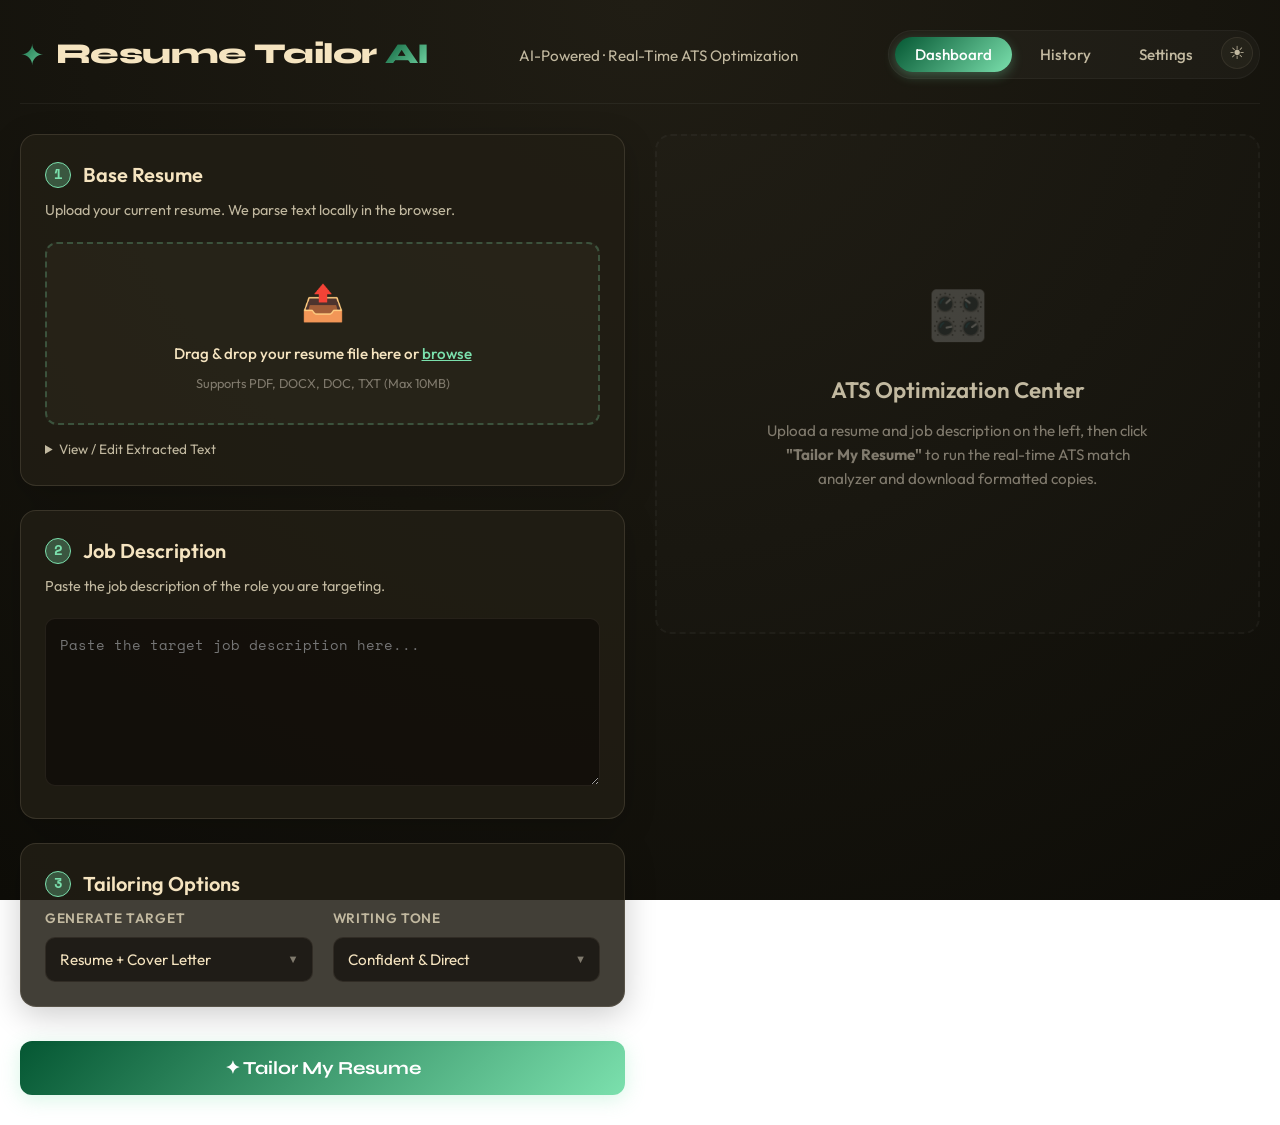
<file: webapp/index.html>
<!DOCTYPE html>
<html lang="en">
<head>
  <meta charset="UTF-8" />
  <meta name="viewport" content="width=device-width, initial-scale=1.0"/>
  <title>Resume Tailor AI — Premium ATS Optimization Dashboard</title>
  <link href="https://fonts.googleapis.com/css2?family=Space+Mono:wght@400;700&family=Syne:wght@400;500;700;800&family=Outfit:wght@300;400;500;600;700&display=swap" rel="stylesheet"/>
  <link rel="stylesheet" href="style.css"/>
  
  <!-- Local Offline Libraries for MV3 Compliance & Client-Side File I/O -->
  <script src="lib/jspdf.umd.min.js"></script>
  <script src="lib/pdf.min.js"></script>
  <script src="lib/pdf.worker.min.js"></script>
  <script src="lib/mammoth.browser.min.js"></script>
  <script src="lib/docx.js"></script>
</head>
<body>
  <div class="app-wrapper">
    <header class="app-header">
      <div class="logo-area">
        <span class="logo-icon">✦</span>
        <h1>Resume Tailor <span class="gradient-text">AI</span></h1>
      </div>
      <p class="subtitle">AI-Powered · Real-Time ATS Optimization</p>
      
      <div class="header-actions">
        <button class="nav-tab active" data-tab="dashboard">Dashboard</button>
        <button class="nav-tab" data-tab="history">History</button>
        <button class="nav-tab" data-tab="settings">Settings</button>
        <button id="theme-toggle-btn" class="theme-toggle-btn" title="Toggle Light/Dark Theme" aria-label="Toggle Light/Dark Theme">☀</button>
      </div>
    </header>

    <main class="main-content">
      <!-- DASHBOARD TAB (SPLIT PANE) -->
      <div id="tab-dashboard" class="tab-pane active">
        <div class="dashboard-grid">
          
          <!-- LEFT PANEL: INPUTS & SETTINGS -->
          <div class="panel-left">
            <!-- STEP 1: RESUME UPLOAD -->
            <div class="card glass-card">
              <div class="card-header">
                <span class="step-num">1</span>
                <h2>Base Resume</h2>
              </div>
              <p class="card-desc">Upload your current resume. We parse text locally in the browser.</p>
              
              <!-- Drag and Drop Zone -->
              <div id="dropzone" class="dropzone">
                <div class="dropzone-content">
                  <span class="upload-icon">📤</span>
                  <p class="dropzone-main-text">Drag & drop your resume file here or <span class="browse-link">browse</span></p>
                  <p class="dropzone-sub-text">Supports PDF, DOCX, DOC, TXT (Max 10MB)</p>
                </div>
                <input type="file" id="file-input" accept=".pdf,.docx,.doc,.txt" class="hidden-file-input" title="Upload Resume File" aria-label="Upload Resume File" />
              </div>
              
              <div id="file-status" class="file-status-bar hidden">
                <span class="file-icon-type">📄</span>
                <span id="file-status-name" class="file-name">resume.pdf</span>
                <span id="file-status-size" class="file-size">(245 KB)</span>
                <button id="file-remove-btn" class="file-remove-btn" title="Remove File">✕</button>
              </div>

              <!-- Collapsible Raw Text View/Edit -->
              <details class="raw-resume-details">
                <summary>View / Edit Extracted Text</summary>
                <textarea id="base-resume-text" placeholder="Your resume text will appear here after parsing, or you can paste it manually..." rows="6"></textarea>
              </details>
            </div>

            <!-- STEP 2: JOB DESCRIPTION -->
            <div class="card glass-card">
              <div class="card-header">
                <span class="step-num">2</span>
                <h2>Job Description</h2>
              </div>
              <p class="card-desc">Paste the job description of the role you are targeting.</p>
              
              <div class="form-group">
                <textarea id="jd-input" placeholder="Paste the target job description here..." rows="6"></textarea>
              </div>
            </div>

            <!-- STEP 3: CUSTOMIZATION -->
            <div class="card glass-card">
              <div class="card-header">
                <span class="step-num">3</span>
                <h2>Tailoring Options</h2>
              </div>
              
              <div class="options-grid">
                <div class="form-group">
                  <label for="output-type-select">Generate Target</label>
                  <div class="custom-select-wrapper">
                    <select id="output-type-select" title="Generate Target">
                      <option value="both">Resume + Cover Letter</option>
                      <option value="resume">Resume Only</option>
                      <option value="cover">Cover Letter Only</option>
                      <option value="bullets">ATS Bullet Points</option>
                    </select>
                  </div>
                </div>

                <div class="form-group">
                  <label for="tone-select">Writing Tone</label>
                  <div class="custom-select-wrapper">
                    <select id="tone-select" title="Writing Tone">
                      <option value="confident">Confident & Direct</option>
                      <option value="enthusiastic">Enthusiastic & Passionate</option>
                      <option value="formal">Formal & Professional</option>
                      <option value="concise">Concise & Minimal</option>
                    </select>
                  </div>
                </div>
              </div>
            </div>

            <!-- ACTION BUTTON -->
            <button id="tailor-btn" class="glow-cta-btn">✦ Tailor My Resume</button>

            <div id="loading" class="loading-state hidden">
              <div class="spinner"></div>
              <div class="loading-text-container">
                <span class="loading-main">AI Tailoring & Optimizing...</span>
                <span class="loading-sub">Integrating keywords & mapping skills</span>
              </div>
            </div>
            
            <div id="no-resume-warning" class="status-warning hidden">
              ⚠️ Please load or paste a base resume first.
            </div>
          </div>

          <!-- RIGHT PANEL: ATS AUDIT & GENERATED FILES -->
          <div class="panel-right">
            <!-- PLACEHOLDER STATE -->
            <div id="results-placeholder" class="results-placeholder-state">
              <div class="placeholder-icon">🎛️</div>
              <h3>ATS Optimization Center</h3>
              <p>Upload a resume and job description on the left, then click <strong>"Tailor My Resume"</strong> to run the real-time ATS match analyzer and download formatted copies.</p>
            </div>

            <!-- ACTIVE RESULTS STATE -->
            <div id="results-container" class="results-active-container hidden">
              
              <!-- ATS SCORE CARD -->
              <div class="card glass-card ats-scorecard">
                <div class="scorecard-grid">
                  <div class="score-radial-container">
                    <div class="score-circle-wrapper">
                      <svg class="score-svg" viewBox="0 0 100 100">
                        <circle class="score-circle-bg" cx="50" cy="50" r="40"></circle>
                        <circle class="score-circle-progress" id="score-ring" cx="50" cy="50" r="40" stroke-dasharray="251.2" stroke-dashoffset="251.2"></circle>
                      </svg>
                      <div class="score-number-display">
                        <span id="score-val" class="score-num">0</span>
                        <span class="score-max">/10</span>
                      </div>
                    </div>
                    <span class="score-label">ATS Compatibility Score</span>
                  </div>

                  <div class="ats-status-details">
                    <h3>ATS Audit Status</h3>
                    <div class="badge-row">
                      <span id="ats-badge" class="ats-status-badge">PASS</span>
                      <span id="match-label" class="match-level-badge">Strong Match</span>
                    </div>
                    <p class="ats-summary-text">Based on keyword overlap, role relevancy, and syntax checks.</p>
                  </div>
                </div>
              </div>

              <!-- KEYWORD DENSITY AUDIT -->
              <div class="card glass-card">
                <div class="card-header">
                  <h2>Keyword Density Analyzer</h2>
                </div>
                <p class="card-desc">We analyzed key terms from the job description. Make sure critical missing keywords are verified.</p>
                
                <div class="keyword-cloud-section">
                  <div class="keyword-legend">
                    <span class="legend-item"><span class="bullet matched"></span> Matched in Resume</span>
                    <span class="legend-item"><span class="bullet missing"></span> Missing / Recommendations</span>
                  </div>
                  <div id="keyword-cloud" class="keyword-cloud">
                    <!-- Loaded dynamically -->
                  </div>
                </div>
              </div>

              <!-- OUTPUT DISPLAY TABS -->
              <div class="card glass-card output-tabs-card">
                <div class="results-tab-navigation">
                  <button class="result-tab-btn active" data-rtab="output">Tailored Document</button>
                  <button class="result-tab-btn" data-rtab="gaps">Gaps & Insights</button>
                </div>

                <!-- OUTPUT CONTENT TAB -->
                <div id="rtab-output" class="result-tab-pane active">
                  <div class="action-toolbar">
                    <button id="copy-btn" class="toolbar-btn" title="Copy text to clipboard">⎘ Copy Text</button>
                    <button id="pdf-btn" class="toolbar-btn highlight-btn" title="Download formatted PDF document">↓ PDF Document</button>
                    <button id="docx-btn" class="toolbar-btn highlight-btn" title="Download editable Word document">↓ Word (.docx)</button>
                    <button id="save-btn" class="toolbar-btn" title="Save this tailored result to history">★ Save</button>
                  </div>
                  <div id="output-text" class="result-display-box" contenteditable="true" title="Click to edit before exporting"></div>
                  <small class="editor-note">💡 The document above is editable. You can make final adjustments here before downloading.</small>
                </div>

                <!-- GAPS & INSIGHTS TAB -->
                <div id="rtab-gaps" class="result-tab-pane">
                  <div id="gaps-text" class="result-display-box plain-display"></div>
                </div>
              </div>

            </div>
          </div>

        </div>
      </div>

      <!-- HISTORY TAB -->
      <div id="tab-history" class="tab-pane">
        <div class="card glass-card">
          <div class="card-header space-between">
            <h2>Application History</h2>
            <button id="clear-history-btn" class="clear-history-btn">Clear All Records</button>
          </div>
          <p class="card-desc">Review your past resume adaptations and scores.</p>
          <div id="history-list" class="history-list-container">
            <!-- Populated dynamically -->
          </div>
        </div>
      </div>

      <!-- SETTINGS TAB -->
      <div id="tab-settings" class="tab-pane">
        <div class="card glass-card">
          <div class="card-header">
            <h2>User Preferences & Settings</h2>
          </div>
          
          <div class="settings-form">
            <div class="form-group">
              <label for="gemini-api-key">Google Gemini API Key</label>
              <input type="password" id="gemini-api-key" placeholder="Enter your Google Gemini API Key..." class="form-control-input" />
              <p class="field-hint">Your API key is stored safely inside your local browser storage. You can get a free key from <a href="https://aistudio.google.com/" target="_blank" rel="noopener">Google AI Studio</a>.</p>
            </div>
            
            <div class="form-group">
              <label for="template-layout">Template Layout Style</label>
              <select id="template-layout" class="form-control-input">
                <option value="modern">Modern Minimalist (Single-Column, clean headings)</option>
                <option value="classic">Classic Professional (Serif-based, centered header, traditional lines)</option>
                <option value="split">Creative 2-Column Split (Left sidebar with skills, Right main area)</option>
              </select>
              <p class="field-hint">Select the visual layout structure for exported documents.</p>
            </div>

            <div class="form-group">
              <label for="template-font">Typography Font Family</label>
              <select id="template-font" class="form-control-input">
                <option value="sans">Sans-Serif (Helvetica/Arial - Clean & Modern)</option>
                <option value="serif">Serif (Times/Georgia - Traditional & Elegant)</option>
                <option value="monospace">Monospace (Courier - Tech & Engineering)</option>
              </select>
              <p class="field-hint">Specify the font typeface family for the generated resume.</p>
            </div>

            <div class="form-group">
              <label>Template Accent Color</label>
              <div class="color-palette-picker">
                <button type="button" class="color-badge active" data-color="#8879fc" title="Royal Purple"></button>
                <button type="button" class="color-badge" data-color="#0ea5e9" title="Sky Blue"></button>
                <button type="button" class="color-badge" data-color="#10b981" title="Emerald Green"></button>
                <button type="button" class="color-badge" data-color="#f43f5e" title="Rose Pink"></button>
                <button type="button" class="color-badge" data-color="#334155" title="Slate Gray"></button>
                <div class="custom-color-input-wrapper">
                  <input type="color" id="template-color-picker" value="#8879fc" title="Custom color picker" aria-label="Custom Color Picker" />
                  <span class="custom-color-label">Custom</span>
                </div>
              </div>
              <input type="hidden" id="template-color" value="#8879fc" />
            </div>
            
            <div class="settings-action-row">
              <button id="save-settings-btn" class="primary-save-btn">Save Settings</button>
              <button id="test-connection-btn" class="toolbar-btn">Test Connection</button>
            </div>
            <div id="settings-saved" class="status-success hidden">✓ Configuration saved successfully!</div>
            <div id="test-status" class="test-status-msg hidden"></div>
          </div>
        </div>
      </div>
    </main>
  </div>

  <script src="app.js"></script>
</body>
</html>
</file>
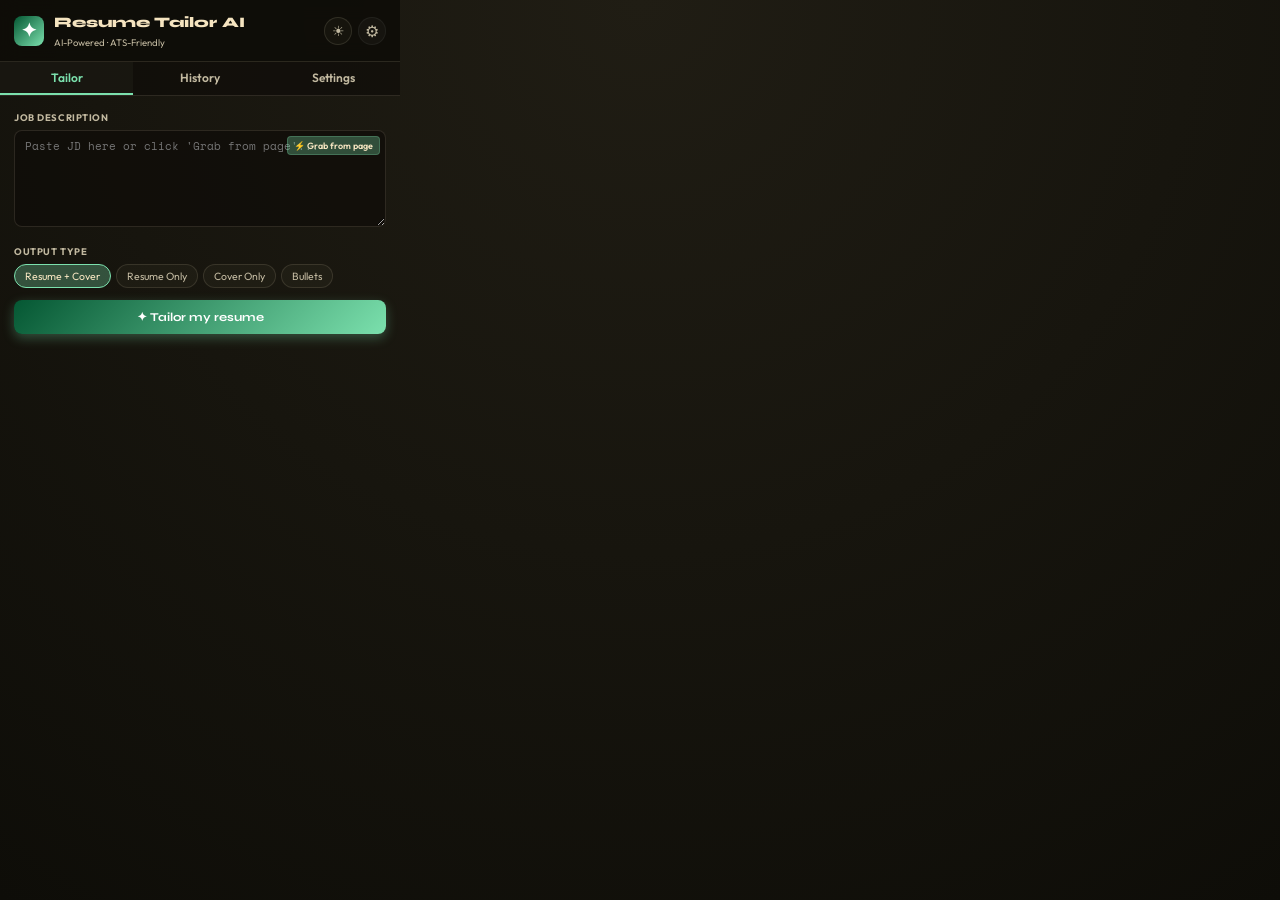
<file: popup/popup.html>
<!DOCTYPE html>
<html lang="en">
<head>
  <meta charset="UTF-8" />
  <meta name="viewport" content="width=device-width, initial-scale=1.0"/>
  <title>Resume Tailor AI</title>
  <link href="https://fonts.googleapis.com/css2?family=Space+Mono:wght@400;700&family=Syne:wght@400;500;700;800&family=Outfit:wght@300;400;500;600;700&display=swap" rel="stylesheet"/>
  <link rel="stylesheet" href="popup.css"/>
  
  <!-- Local Scripts for MV3 Compliance & Client-side PDF/DOCX Parsing/Generating -->
  <script src="lib/jspdf.umd.min.js"></script>
  <script src="lib/pdf.min.js"></script>
  <script src="lib/pdf.worker.min.js"></script>
  <script src="lib/mammoth.browser.min.js"></script>
  <script src="lib/docx.js"></script>
</head>
<body>
  <div class="header">
    <div class="logo">✦</div>
    <div>
      <h1>Resume Tailor AI</h1>
      <p class="sub">AI-Powered · ATS-Friendly</p>
    </div>
    <div class="header-actions">
      <button id="theme-toggle-btn" class="theme-toggle-btn" title="Toggle Light/Dark Theme" aria-label="Toggle Light/Dark Theme">☀</button>
      <a href="#" id="open-webapp" class="settings-btn" title="Open full dashboard web app">⚙</a>
    </div>
  </div>

  <div class="tabs">
    <button class="tab active" data-tab="tailor">Tailor</button>
    <button class="tab" data-tab="history">History</button>
    <button class="tab" data-tab="settings">Settings</button>
  </div>

  <!-- TAILOR TAB -->
  <div id="tab-tailor" class="tab-content active">
    <div class="section-label">Job Description</div>
    <div class="jd-row">
      <textarea id="jd-input" placeholder="Paste JD here or click 'Grab from page'..." rows="5"></textarea>
      <button id="grab-btn" class="grab-btn" title="Auto-grab JD from current page">⚡ Grab from page</button>
    </div>

    <div class="section-label">Output Type</div>
    <div class="chip-row" id="output-chips">
      <button class="chip active" data-val="both">Resume + Cover</button>
      <button class="chip" data-val="resume">Resume Only</button>
      <button class="chip" data-val="cover">Cover Only</button>
      <button class="chip" data-val="bullets">Bullets</button>
    </div>

    <button id="tailor-btn" class="primary-btn">✦ Tailor my resume</button>

    <div id="loading" class="loading hidden">
      <div class="dots"><span></span><span></span><span></span></div>
      <span>Tailoring & optimizing...</span>
    </div>

    <!-- RESULTS SECTION -->
    <div id="result-section" class="hidden">
      <div class="score-row">
        <div id="score-badge" class="score-badge"></div>
        <div id="ats-badge" class="ats-badge"></div>
      </div>
      
      <!-- Keyword Match density cloud in extension -->
      <div class="extension-kw-section">
        <div class="section-label">ATS Keywords</div>
        <div id="extension-kw-cloud" class="extension-kw-cloud"></div>
      </div>
      
      <div class="result-tabs">
        <button class="rtab active" data-rtab="output">Output</button>
        <button class="rtab" data-rtab="gaps">Gaps</button>
      </div>
      <div id="rtab-output" class="rtab-content active">
        <div id="output-text" class="output-box" contenteditable="true" title="Click to edit before downloading"></div>
        <div class="action-row">
          <button id="copy-btn" class="action-btn">⎘ Copy</button>
          <button id="pdf-btn" class="action-btn">↓ PDF</button>
          <button id="docx-btn" class="action-btn">↓ Word (.docx)</button>
          <button id="save-btn" class="action-btn">★ Save</button>
        </div>
      </div>
      <div id="rtab-gaps" class="rtab-content hidden">
        <div id="gaps-text" class="output-box"></div>
      </div>
    </div>

    <div id="no-resume-warning" class="warning hidden">
      ⚠ No resume saved. Go to <strong>Settings</strong> to upload or paste your resume.
    </div>
  </div>

  <!-- HISTORY TAB -->
  <div id="tab-history" class="tab-content hidden">
    <div class="section-label">Past Applications</div>
    <div id="history-list" class="history-list"></div>
    <button id="clear-history-btn" class="danger-btn">Clear All History</button>
  </div>

  <!-- SETTINGS TAB -->
  <div id="tab-settings" class="tab-content hidden">
    <label for="file-input" class="section-label">Your Base Resume</label>
    
    <div class="upload-row">
      <input type="file" id="file-input" accept=".pdf,.docx,.doc,.txt" class="hidden-file-input" title="Upload Resume File" aria-label="Upload Resume File" />
      <button id="file-upload-btn" class="upload-file-btn">📤 Upload Resume</button>
      <span id="file-status-text" class="file-status-text">No file loaded</span>
    </div>
    
    <textarea id="base-resume" placeholder="Or paste your resume text here..." rows="6" class="mt-small" title="Your Base Resume"></textarea>

    <label for="gemini-api-key" class="section-label mt-large">Google Gemini API Key</label>
    <input type="password" id="gemini-api-key" placeholder="Enter Gemini API key..." class="text-input"/>
    <p class="hint">Get a free key from https://aistudio.google.com/</p>

    <label for="tone-select" class="section-label mt-med">Tone Preference</label>
    <select id="tone-select" class="select-input" title="Tone Preference">
      <option value="confident">Confident & direct</option>
      <option value="enthusiastic">Enthusiastic & energetic</option>
      <option value="formal">Formal & professional</option>
      <option value="concise">Concise & minimal</option>
    </select>

    <label for="template-layout" class="section-label mt-med">Template Layout Style</label>
    <select id="template-layout" class="select-input" title="Template Layout Style">
      <option value="modern">Modern Minimalist</option>
      <option value="classic">Classic Professional</option>
      <option value="split">Creative 2-Column Split</option>
    </select>

    <label for="template-font" class="section-label mt-med">Typography Font</label>
    <select id="template-font" class="select-input" title="Typography Font">
      <option value="sans">Sans-Serif (Helvetica)</option>
      <option value="serif">Serif (Times/Georgia)</option>
      <option value="monospace">Monospace (Courier)</option>
    </select>

    <label class="section-label mt-med">Template Accent Color</label>
    <div class="color-palette-picker">
      <button type="button" class="color-badge active" data-color="#8879fc" title="Purple"></button>
      <button type="button" class="color-badge" data-color="#0ea5e9" title="Blue"></button>
      <button type="button" class="color-badge" data-color="#10b981" title="Green"></button>
      <button type="button" class="color-badge" data-color="#f43f5e" title="Pink"></button>
      <button type="button" class="color-badge" data-color="#334155" title="Slate"></button>
      <div class="custom-color-input-wrapper">
        <input type="color" id="template-color-picker" value="#8879fc" title="Custom color picker" aria-label="Custom Color Picker" />
      </div>
      <input type="hidden" id="template-color" value="#8879fc" />
    </div>

    <div class="settings-actions">
      <button id="save-settings-btn" class="primary-btn mt-large">Save Settings</button>
      <button id="test-connection-btn" class="secondary-btn mt-large">Test Connection</button>
    </div>
    <div id="settings-saved" class="success-msg hidden">✓ Settings saved!</div>
    <div id="test-status" class="test-status-msg hidden"></div>
  </div>

  <script src="popup.js"></script>
</body>
</html>
</file>
<file: webapp/style.css>
/* ── Premium Styling Tokens ────────────────────────────────────────── */
:root {
  /* Default: Dark Theme */
  --bg-app: radial-gradient(circle at 50% 0%, #201D14 0%, #0E0D08 100%);
  --bg-card: rgba(33, 30, 21, 0.85);
  --border-glass: rgba(245, 228, 192, 0.12);
  --border-glass-hover: rgba(123, 224, 173, 0.25);
  --text-primary: #F5E4C0;
  --text-secondary: #C2B9A0;
  --text-muted: #807A6D;
  
  --bg-input: rgba(14, 12, 8, 0.65);
  --bg-display: rgba(14, 12, 8, 0.85);
  --border-color: rgba(245, 228, 192, 0.08);
  --bg-item: rgba(245, 228, 192, 0.03);
  
  --accent-purple: #7BE0AD;
  --accent-purple-glow: rgba(123, 224, 173, 0.3);
  --accent-dark-purple: #055733;
  --gradient-accent: linear-gradient(135deg, #055733 0%, #7BE0AD 100%);
  --gradient-scorecard: linear-gradient(135deg, rgba(33, 30, 21, 0.9) 0%, rgba(14, 12, 8, 0.9) 100%);
  --gradient-glow: 0 8px 32px rgba(123, 224, 173, 0.2);
  
  --color-success: #7BE0AD;
  --color-success-bg: rgba(123, 224, 173, 0.1);
  --color-warning: #E684C1;
  --color-warning-bg: rgba(230, 132, 193, 0.1);
  --color-danger: #ef4444;
  --color-danger-bg: rgba(239, 68, 68, 0.1);
  
  --font-display: 'Outfit', 'Syne', sans-serif;
  --font-monospace: 'Space Mono', monospace;
  --transition-smooth: all 0.3s cubic-bezier(0.25, 0.8, 0.25, 1);
}

[data-theme="light"] {
  --bg-app: radial-gradient(circle at 50% 0%, #FAF0DB 0%, #EBDAB8 100%);
  --bg-card: rgba(253, 248, 238, 0.9);
  --border-glass: rgba(5, 87, 51, 0.12);
  --border-glass-hover: rgba(5, 87, 51, 0.25);
  --text-primary: #13251D;
  --text-secondary: #4D5C54;
  --text-muted: #7A8981;
  
  --bg-input: rgba(255, 255, 255, 0.85);
  --bg-display: rgba(255, 255, 255, 0.95);
  --border-color: rgba(5, 87, 51, 0.08);
  --bg-item: rgba(5, 87, 51, 0.04);
  
  --accent-purple: #055733;
  --accent-purple-glow: rgba(5, 87, 51, 0.2);
  --accent-dark-purple: #02341E;
  --gradient-accent: linear-gradient(135deg, #055733 0%, #1A7047 100%);
  --gradient-scorecard: linear-gradient(135deg, rgba(253, 248, 238, 0.95) 0%, rgba(235, 218, 184, 0.95) 100%);
  --gradient-glow: 0 8px 32px rgba(5, 87, 51, 0.15);
  
  --color-success: #055733;
  --color-success-bg: rgba(5, 87, 51, 0.08);
  --color-warning: #BA508F;
  --color-warning-bg: rgba(186, 80, 143, 0.08);
  --color-danger: #ef4444;
  --color-danger-bg: rgba(239, 68, 68, 0.1);
}

/* ── Reset & Globals ──────────────────────────────────────────────── */
* {
  box-sizing: border-box;
  margin: 0;
  padding: 0;
}

body {
  font-family: var(--font-display);
  background: var(--bg-app);
  background-attachment: fixed;
  color: var(--text-primary);
  line-height: 1.6;
  min-height: 100vh;
  overflow-x: hidden;
}

/* Scrollbar customization */
::-webkit-scrollbar {
  width: 8px;
  height: 8px;
}
::-webkit-scrollbar-track {
  background: rgba(255, 255, 255, 0.02);
}
::-webkit-scrollbar-thumb {
  background: var(--accent-purple-glow);
  border-radius: 4px;
}
::-webkit-scrollbar-thumb:hover {
  background: var(--accent-purple);
}

/* ── Layout Wrapper ───────────────────────────────────────────────── */
.app-wrapper {
  max-width: 1400px;
  margin: 0 auto;
  padding: 30px 20px;
  min-height: 100vh;
  display: flex;
  flex-direction: column;
}

/* ── Header ───────────────────────────────────────────────────────── */
.app-header {
  display: flex;
  justify-content: space-between;
  align-items: center;
  padding-bottom: 24px;
  margin-bottom: 30px;
  border-bottom: 1px solid rgba(255, 255, 255, 0.05);
  flex-wrap: wrap;
  gap: 20px;
}

.logo-area {
  display: flex;
  align-items: center;
  gap: 12px;
}

.logo-icon {
  font-size: 1.8rem;
  background: var(--gradient-accent);
  -webkit-background-clip: text;
  background-clip: text;
  -webkit-text-fill-color: transparent;
  animation: pulse-icon 3s infinite alternate;
}

.logo-area h1 {
  font-family: 'Syne', sans-serif;
  font-size: 1.8rem;
  font-weight: 800;
  letter-spacing: -0.02em;
}

.gradient-text {
  background: var(--gradient-accent);
  -webkit-background-clip: text;
  background-clip: text;
  -webkit-text-fill-color: transparent;
}

.app-header .subtitle {
  font-size: 0.95rem;
  color: var(--text-secondary);
  font-weight: 400;
  margin-top: 4px;
}

.header-actions {
  display: flex;
  gap: 8px;
  background: rgba(255, 255, 255, 0.03);
  padding: 6px;
  border-radius: 30px;
  border: 1px solid rgba(255, 255, 255, 0.04);
}

.nav-tab {
  padding: 8px 20px;
  background: transparent;
  border: none;
  border-radius: 20px;
  color: var(--text-secondary);
  font-family: var(--font-display);
  font-size: 0.95rem;
  font-weight: 500;
  cursor: pointer;
  transition: var(--transition-smooth);
}

.nav-tab.active {
  background: var(--gradient-accent);
  color: #fff;
  box-shadow: 0 4px 12px var(--accent-purple-glow);
}

.nav-tab:hover:not(.active) {
  color: var(--text-primary);
  background: rgba(255, 255, 255, 0.05);
}

/* ── Tab Panes ────────────────────────────────────────────────────── */
.tab-pane {
  display: none;
  animation: fadeIn 0.4s ease-out forwards;
}

.tab-pane.active {
  display: block;
}

/* ── Dashboard Grid ───────────────────────────────────────────────── */
.dashboard-grid {
  display: grid;
  grid-template-columns: 1fr 1fr;
  gap: 30px;
  align-items: start;
}

.panel-left, .panel-right {
  display: flex;
  flex-direction: column;
  gap: 24px;
}

/* ── Card Styles (Glassmorphism) ──────────────────────────────────── */
.card {
  background: var(--bg-card);
  border: 1px solid var(--border-glass);
  border-radius: 16px;
  padding: 24px;
  -webkit-backdrop-filter: blur(16px);
  backdrop-filter: blur(16px);
  box-shadow: 0 8px 32px rgba(0, 0, 0, 0.2);
  transition: var(--transition-smooth);
}

.card:hover {
  border-color: var(--border-glass-hover);
}

.card-header {
  display: flex;
  align-items: center;
  gap: 12px;
  margin-bottom: 8px;
}

.card-header.space-between {
  justify-content: space-between;
}

.step-num {
  width: 26px;
  height: 26px;
  border-radius: 50%;
  background: var(--accent-purple-glow);
  color: var(--accent-purple);
  border: 1px solid var(--accent-purple);
  display: flex;
  align-items: center;
  justify-content: center;
  font-size: 0.85rem;
  font-weight: 700;
  font-family: var(--font-monospace);
}

.card-header h2 {
  font-size: 1.25rem;
  font-weight: 600;
  color: var(--text-primary);
}

.card-desc {
  font-size: 0.9rem;
  color: var(--text-secondary);
  margin-bottom: 20px;
}

/* ── Drag & Dropzone ─────────────────────────────────────────────── */
.dropzone {
  border: 2px dashed var(--border-glass-hover);
  background: var(--bg-item);
  border-radius: 12px;
  padding: 30px 20px;
  text-align: center;
  cursor: pointer;
  transition: var(--transition-smooth);
  position: relative;
}

.dropzone.dragover {
  border-color: var(--accent-purple);
  background: var(--accent-purple-glow);
  box-shadow: var(--gradient-glow);
  transform: scale(1.01);
}

.dropzone-content {
  display: flex;
  flex-direction: column;
  align-items: center;
  pointer-events: none;
}

.upload-icon {
  font-size: 2.2rem;
  margin-bottom: 12px;
  display: block;
}

.dropzone-main-text {
  font-size: 0.95rem;
  font-weight: 500;
  color: var(--text-primary);
  margin-bottom: 6px;
}

.browse-link {
  color: var(--accent-purple);
  text-decoration: underline;
  cursor: pointer;
}

.dropzone-sub-text {
  font-size: 0.8rem;
  color: var(--text-muted);
}

.hidden-file-input {
  display: none;
}

/* File status bar after upload */
.file-status-bar {
  display: flex;
  align-items: center;
  gap: 10px;
  background: var(--bg-item);
  border: 1px solid var(--border-color);
  border-radius: 10px;
  padding: 12px 16px;
  margin-top: 14px;
  font-size: 0.9rem;
  animation: slideDown 0.3s ease-out;
}

.file-icon-type {
  font-size: 1.2rem;
}

.file-name {
  color: var(--text-primary);
  font-weight: 500;
  overflow: hidden;
  text-overflow: ellipsis;
  white-space: nowrap;
  flex: 1;
}

.file-size {
  color: var(--text-secondary);
  font-size: 0.8rem;
  font-family: var(--font-monospace);
}

.file-remove-btn {
  background: transparent;
  border: none;
  color: var(--text-muted);
  cursor: pointer;
  font-size: 1rem;
  padding: 2px 6px;
  transition: var(--transition-smooth);
}

.file-remove-btn:hover {
  color: var(--color-danger);
}

/* Raw resume collapsible details */
.raw-resume-details {
  margin-top: 14px;
}

.raw-resume-details summary {
  font-size: 0.85rem;
  color: var(--text-secondary);
  cursor: pointer;
  outline: none;
  -webkit-user-select: none;
  user-select: none;
  transition: var(--transition-smooth);
}

.raw-resume-details summary:hover {
  color: var(--accent-purple);
}

.raw-resume-details textarea {
  margin-top: 10px;
}

/* ── Textareas & Inputs ───────────────────────────────────────────── */
.form-group {
  margin-bottom: 0;
}

.form-group label {
  display: block;
  font-size: 0.85rem;
  font-weight: 600;
  text-transform: uppercase;
  letter-spacing: 0.05em;
  color: var(--text-secondary);
  margin-bottom: 8px;
}

textarea {
  width: 100%;
  padding: 14px;
  background: var(--bg-input);
  border: 1px solid var(--border-color);
  border-radius: 10px;
  color: var(--text-primary);
  font-family: var(--font-monospace);
  font-size: 0.9rem;
  line-height: 1.6;
  resize: vertical;
  outline: none;
  transition: var(--transition-smooth);
}

textarea:focus {
  border-color: var(--accent-purple);
  box-shadow: 0 0 10px var(--accent-purple-glow);
}

/* Options Grid layout */
.options-grid {
  display: grid;
  grid-template-columns: 1fr 1fr;
  gap: 20px;
}

.custom-select-wrapper {
  position: relative;
}

select {
  width: 100%;
  padding: 12px 14px;
  background: var(--bg-input);
  border: 1px solid var(--border-color);
  border-radius: 10px;
  color: var(--text-primary);
  font-family: var(--font-display);
  font-size: 0.95rem;
  outline: none;
  cursor: pointer;
  -webkit-appearance: none;
  appearance: none;
  transition: var(--transition-smooth);
}

select:focus {
  border-color: var(--accent-purple);
}

.custom-select-wrapper::after {
  content: '▼';
  font-size: 0.7rem;
  color: var(--text-muted);
  position: absolute;
  right: 14px;
  top: 50%;
  transform: translateY(-50%);
  pointer-events: none;
}

/* ── CTA Button ───────────────────────────────────────────────────── */
.glow-cta-btn {
  width: 100%;
  padding: 16px;
  background: var(--gradient-accent);
  border: none;
  border-radius: 12px;
  color: #fff;
  font-family: 'Syne', sans-serif;
  font-size: 1.15rem;
  font-weight: 700;
  cursor: pointer;
  transition: var(--transition-smooth);
  box-shadow: 0 4px 20px var(--accent-purple-glow);
  margin-top: 10px;
}

.glow-cta-btn:hover {
  box-shadow: var(--gradient-glow);
  transform: translateY(-2px);
}

.glow-cta-btn:active {
  transform: translateY(1px);
}

.glow-cta-btn:disabled {
  opacity: 0.4;
  cursor: not-allowed;
  transform: none;
  box-shadow: none;
}

/* ── Loading and Status states ────────────────────────────────────── */
.loading-state {
  display: flex;
  align-items: center;
  gap: 16px;
  background: var(--bg-item);
  border: 1px solid var(--border-color);
  border-radius: 12px;
  padding: 16px 20px;
  margin-top: 16px;
  animation: fadeIn 0.3s ease-out;
}

.spinner {
  width: 24px;
  height: 24px;
  border: 3px solid var(--border-color);
  border-top-color: var(--accent-purple);
  border-radius: 50%;
  animation: spin 0.8s linear infinite;
}

.loading-text-container {
  display: flex;
  flex-direction: column;
}

.loading-main {
  font-weight: 600;
  font-size: 0.95rem;
  color: var(--text-primary);
}

.loading-sub {
  font-size: 0.8rem;
  color: var(--text-secondary);
}

.status-warning {
  background: var(--color-warning-bg);
  border: 1px solid rgba(245, 158, 11, 0.2);
  color: var(--color-warning);
  border-radius: 12px;
  padding: 14px;
  font-size: 0.9rem;
  margin-top: 16px;
  text-align: center;
  animation: fadeIn 0.3s ease-out;
}

/* ── Placeholders ─────────────────────────────────────────────────── */
.results-placeholder-state {
  display: flex;
  flex-direction: column;
  align-items: center;
  justify-content: center;
  min-height: 500px;
  border: 2px dashed rgba(255, 255, 255, 0.04);
  border-radius: 16px;
  padding: 40px;
  text-align: center;
  background: rgba(255, 255, 255, 0.01);
}

.placeholder-icon {
  font-size: 3rem;
  margin-bottom: 20px;
  opacity: 0.25;
  animation: hover-anim 4s ease-in-out infinite alternate;
}

.results-placeholder-state h3 {
  font-size: 1.4rem;
  font-weight: 600;
  margin-bottom: 10px;
  color: var(--text-secondary);
}

.results-placeholder-state p {
  font-size: 0.95rem;
  color: var(--text-muted);
  max-width: 400px;
}

/* ── Results Panel (Active) ───────────────────────────────────────── */
.results-active-container {
  display: flex;
  flex-direction: column;
  gap: 24px;
  animation: fadeIn 0.4s ease-out forwards;
}

/* ── ATS Scorecard ────────────────────────────────────────────────── */
.ats-scorecard {
  padding: 30px 24px;
  border: 1px solid var(--border-glass-hover);
  background: var(--gradient-scorecard);
}

.scorecard-grid {
  display: flex;
  align-items: center;
  gap: 30px;
  flex-wrap: wrap;
}

/* Radial Score Ring */
.score-radial-container {
  display: flex;
  flex-direction: column;
  align-items: center;
  gap: 10px;
}

.score-circle-wrapper {
  position: relative;
  width: 90px;
  height: 90px;
}

.score-svg {
  width: 100%;
  height: 100%;
  transform: rotate(-90deg);
}

.score-circle-bg {
  fill: none;
  stroke: rgba(255, 255, 255, 0.04);
  stroke-width: 8;
}

.score-circle-progress {
  fill: none;
  stroke: url(#score-gradient);
  stroke-width: 8;
  stroke-linecap: round;
  transition: stroke-dashoffset 1s cubic-bezier(0.4, 0, 0.2, 1);
}

/* We style standard SVG fallback color in CSS */
.score-circle-progress {
  stroke: var(--accent-purple);
  filter: drop-shadow(0 0 6px var(--accent-purple));
}

.score-number-display {
  position: absolute;
  top: 50%;
  left: 50%;
  transform: translate(-50%, -50%);
  display: flex;
  align-items: baseline;
  justify-content: center;
}

.score-num {
  font-family: var(--font-monospace);
  font-size: 1.6rem;
  font-weight: 700;
  color: var(--text-primary);
}

.score-max {
  font-size: 0.8rem;
  color: var(--text-secondary);
}

.score-label {
  font-size: 0.8rem;
  font-weight: 500;
  text-transform: uppercase;
  letter-spacing: 0.05em;
  color: var(--text-secondary);
}

.ats-status-details {
  flex: 1;
}

.ats-status-details h3 {
  font-size: 1.15rem;
  font-weight: 600;
  margin-bottom: 10px;
}

.badge-row {
  display: flex;
  gap: 10px;
  margin-bottom: 10px;
}

.ats-status-badge, .match-level-badge {
  font-family: var(--font-monospace);
  font-size: 0.8rem;
  font-weight: 700;
  padding: 4px 12px;
  border-radius: 20px;
}

/* Color codes */
.ats-status-badge.pass {
  background: var(--color-success-bg);
  color: var(--color-success);
  border: 1px solid rgba(16, 185, 129, 0.25);
}
.ats-status-badge.warn {
  background: var(--color-warning-bg);
  color: var(--color-warning);
  border: 1px solid rgba(245, 158, 11, 0.25);
}
.ats-status-badge.fail {
  background: var(--color-danger-bg);
  color: var(--color-danger);
  border: 1px solid rgba(239, 68, 68, 0.25);
}

.match-level-badge {
  background: rgba(255, 255, 255, 0.05);
  color: var(--text-primary);
  border: 1px solid rgba(255, 255, 255, 0.1);
}

.ats-summary-text {
  font-size: 0.85rem;
  color: var(--text-secondary);
}

/* ── Keyword Analyzer ─────────────────────────────────────────────── */
.keyword-cloud-section {
  display: flex;
  flex-direction: column;
  gap: 14px;
}

.keyword-legend {
  display: flex;
  gap: 16px;
  font-size: 0.8rem;
  color: var(--text-secondary);
}

.legend-item {
  display: flex;
  align-items: center;
  gap: 6px;
}

.legend-item .bullet {
  width: 8px;
  height: 8px;
  border-radius: 50%;
  display: inline-block;
}

.legend-item .bullet.matched { background: var(--color-success); }
.legend-item .bullet.missing { background: var(--color-warning); }

.keyword-cloud {
  display: flex;
  flex-wrap: wrap;
  gap: 8px;
}

.kw-badge {
  font-size: 0.8rem;
  font-weight: 500;
  padding: 5px 12px;
  border-radius: 6px;
  transition: var(--transition-smooth);
}

.kw-badge.matched {
  background: var(--color-success-bg);
  color: var(--color-success);
  border: 1px solid rgba(16, 185, 129, 0.2);
}

.kw-badge.missing {
  background: var(--color-warning-bg);
  color: var(--color-warning);
  border: 1px solid rgba(245, 158, 11, 0.2);
}

.kw-badge:hover {
  transform: translateY(-1px);
}

/* ── Output Display Tabs ──────────────────────────────────────────── */
.output-tabs-card {
  padding: 0;
  overflow: hidden;
}

.results-tab-navigation {
  display: flex;
  background: rgba(0, 0, 0, 0.2);
  border-bottom: 1px solid rgba(255, 255, 255, 0.05);
}

.result-tab-btn {
  flex: 1;
  padding: 16px;
  background: transparent;
  border: none;
  color: var(--text-secondary);
  font-family: var(--font-display);
  font-size: 1rem;
  font-weight: 600;
  cursor: pointer;
  border-bottom: 2px solid transparent;
  transition: var(--transition-smooth);
}

.result-tab-btn.active {
  color: var(--accent-purple);
  border-bottom-color: var(--accent-purple);
  background: var(--bg-item);
}

.result-tab-btn:hover:not(.active) {
  color: var(--text-primary);
  background: var(--bg-item);
}

.result-tab-pane {
  display: none;
  padding: 24px;
  animation: fadeIn 0.3s ease-out forwards;
}

.result-tab-pane.active {
  display: block;
}

/* Action Toolbar */
.action-toolbar {
  display: flex;
  gap: 10px;
  margin-bottom: 16px;
  flex-wrap: wrap;
}

.toolbar-btn {
  padding: 10px 18px;
  background: rgba(255, 255, 255, 0.03);
  border: 1px solid rgba(255, 255, 255, 0.08);
  border-radius: 8px;
  color: var(--text-secondary);
  font-family: var(--font-display);
  font-size: 0.9rem;
  font-weight: 600;
  cursor: pointer;
  transition: var(--transition-smooth);
}

.toolbar-btn:hover {
  background: rgba(255, 255, 255, 0.08);
  color: var(--text-primary);
  border-color: rgba(255, 255, 255, 0.15);
}

.toolbar-btn.highlight-btn {
  background: var(--accent-purple-glow);
  border-color: var(--border-glass-hover);
  color: var(--text-primary);
}

.toolbar-btn.highlight-btn:hover {
  background: var(--gradient-accent);
  box-shadow: var(--gradient-glow);
  border-color: transparent;
}

.result-display-box {
  background: var(--bg-display);
  border: 1px solid var(--border-color);
  border-radius: 10px;
  padding: 20px;
  font-family: var(--font-monospace);
  font-size: 0.9rem;
  line-height: 1.8;
  color: var(--text-primary);
  max-height: 500px;
  overflow-y: auto;
  white-space: pre-wrap;
  word-break: break-word;
  outline: none;
  transition: var(--transition-smooth);
}

.result-display-box[contenteditable="true"]:focus {
  border-color: var(--accent-purple);
  box-shadow: inset 0 0 10px var(--accent-purple-glow);
}

.editor-note {
  display: block;
  margin-top: 8px;
  color: var(--text-muted);
  font-size: 0.78rem;
}

/* Plain (non-editable) display */
.plain-display {
  color: var(--text-secondary);
}

/* ── History Page ─────────────────────────────────────────────────── */
.clear-history-btn {
  padding: 6px 14px;
  background: transparent;
  border: 1px solid rgba(239, 68, 68, 0.25);
  border-radius: 20px;
  color: var(--color-danger);
  font-family: var(--font-display);
  font-size: 0.85rem;
  font-weight: 500;
  cursor: pointer;
  transition: var(--transition-smooth);
}

.clear-history-btn:hover {
  background: var(--color-danger-bg);
  border-color: var(--color-danger);
}

.history-list-container {
  display: flex;
  flex-direction: column;
  gap: 14px;
  margin-top: 10px;
}

.history-card-item {
  background: var(--bg-item);
  border: 1px solid var(--border-color);
  border-radius: 12px;
  padding: 16px 20px;
  display: flex;
  justify-content: space-between;
  align-items: center;
  cursor: pointer;
  transition: var(--transition-smooth);
}

.history-card-item:hover {
  border-color: var(--accent-purple);
  background: var(--accent-purple-glow);
  transform: translateX(4px);
}

.history-item-left {
  display: flex;
  flex-direction: column;
  gap: 4px;
  max-width: 75%;
}

.history-item-snippet {
  font-size: 1rem;
  font-weight: 600;
  color: var(--text-primary);
  overflow: hidden;
  text-overflow: ellipsis;
  white-space: nowrap;
}

.history-item-meta {
  display: flex;
  gap: 14px;
  font-size: 0.8rem;
  color: var(--text-muted);
  font-family: var(--font-monospace);
}

.history-item-right {
  display: flex;
  align-items: center;
  gap: 12px;
}

.history-score-tag {
  font-family: var(--font-monospace);
  font-weight: 700;
  font-size: 1.1rem;
}

.history-arrow {
  color: var(--text-muted);
  font-size: 1rem;
}

.history-card-item:hover .history-arrow {
  color: var(--accent-purple);
}

/* ── Settings Form ────────────────────────────────────────────────── */
.settings-form {
  display: flex;
  flex-direction: column;
  gap: 20px;
  margin-top: 10px;
}

.form-control-input {
  width: 100%;
  padding: 12px 14px;
  background: var(--bg-input);
  border: 1px solid var(--border-color);
  border-radius: 10px;
  color: var(--text-primary);
  font-family: var(--font-display);
  font-size: 0.95rem;
  outline: none;
  transition: var(--transition-smooth);
}

.form-control-input:focus {
  border-color: var(--accent-purple);
}

.field-hint {
  font-size: 0.8rem;
  color: var(--text-muted);
  margin-top: 6px;
}

.field-hint a {
  color: var(--accent-purple);
  text-decoration: underline;
}

.primary-save-btn {
  padding: 12px 24px;
  background: var(--gradient-accent);
  border: none;
  border-radius: 10px;
  color: #fff;
  font-family: var(--font-display);
  font-size: 1rem;
  font-weight: 600;
  cursor: pointer;
  align-self: flex-start;
  transition: var(--transition-smooth);
}

.primary-save-btn:hover {
  box-shadow: 0 4px 16px var(--accent-purple-glow);
}

.status-success {
  color: var(--color-success);
  font-size: 0.9rem;
  font-weight: 500;
}

.settings-action-row {
  display: flex;
  gap: 12px;
  align-items: center;
  flex-wrap: wrap;
}

.test-status-msg {
  margin-top: 12px;
  padding: 12px 16px;
  border-radius: 8px;
  font-size: 0.88rem;
  line-height: 1.5;
  animation: fadeIn 0.2s ease-out forwards;
}

.test-status-msg.info {
  background: var(--bg-item);
  border: 1px solid var(--border-color);
  color: var(--text-primary);
}

.test-status-msg.success {
  background: var(--color-success-bg);
  border: 1px solid rgba(16, 185, 129, 0.2);
  color: var(--color-success);
}

.test-status-msg.error {
  background: var(--color-danger-bg);
  border: 1px solid rgba(239, 68, 68, 0.25);
  color: var(--color-danger);
}

.color-palette-picker {
  display: flex;
  align-items: center;
  gap: 12px;
  margin-top: 8px;
  flex-wrap: wrap;
}

.color-badge {
  width: 32px;
  height: 32px;
  border-radius: 50%;
  border: 2px solid transparent;
  cursor: pointer;
  transition: all 0.2s ease;
  position: relative;
  box-shadow: 0 4px 10px rgba(0, 0, 0, 0.3);
}

.color-badge:hover {
  transform: scale(1.15);
}

.color-badge.active {
  border-color: #fff;
  box-shadow: 0 0 12px rgba(255, 255, 255, 0.8);
}

.color-badge[data-color="#8879fc"] { background-color: #8879fc; }
.color-badge[data-color="#0ea5e9"] { background-color: #0ea5e9; }
.color-badge[data-color="#10b981"] { background-color: #10b981; }
.color-badge[data-color="#f43f5e"] { background-color: #f43f5e; }
.color-badge[data-color="#334155"] { background-color: #334155; }

.custom-color-input-wrapper {
  display: flex;
  align-items: center;
  gap: 6px;
  background: var(--bg-item);
  border: 1px solid var(--border-color);
  border-radius: 20px;
  padding: 4px 12px;
  cursor: pointer;
  transition: all 0.2s ease;
}

.custom-color-input-wrapper:hover {
  background: rgba(255, 255, 255, 0.08);
  border-color: rgba(255, 255, 255, 0.15);
}

#template-color-picker {
  width: 20px;
  height: 20px;
  border: none;
  border-radius: 50%;
  cursor: pointer;
  background: none;
  padding: 0;
}

#template-color-picker::-webkit-color-swatch-wrapper {
  padding: 0;
}

#template-color-picker::-webkit-color-swatch {
  border: none;
  border-radius: 50%;
}

.custom-color-label {
  font-size: 0.8rem;
  color: var(--text-secondary);
  font-weight: 500;
}

/* ── Keyframes & Animations ───────────────────────────────────────── */
@keyframes fadeIn {
  from { opacity: 0; transform: translateY(10px); }
  to { opacity: 1; transform: translateY(0); }
}

@keyframes slideDown {
  from { opacity: 0; transform: translateY(-10px); }
  to { opacity: 1; transform: translateY(0); }
}

@keyframes spin {
  to { transform: rotate(360deg); }
}

@keyframes pulse-icon {
  0% { transform: scale(1); filter: drop-shadow(0 0 2px transparent); }
  100% { transform: scale(1.1); filter: drop-shadow(0 0 8px var(--accent-purple)); }
}

@keyframes hover-anim {
  from { transform: translateY(0); }
  to { transform: translateY(-10px); }
}

/* ── Responsive Styling ───────────────────────────────────────────── */
@media (max-width: 1024px) {
  .dashboard-grid {
    grid-template-columns: 1fr;
  }
}

@media (max-width: 600px) {
  .app-header {
    flex-direction: column;
    align-items: flex-start;
  }
  .header-actions {
    width: 100%;
    justify-content: space-around;
  }
  .options-grid {
    grid-template-columns: 1fr;
  }
  .scorecard-grid {
    flex-direction: column;
    align-items: center;
    text-align: center;
  }
  .action-toolbar {
    flex-direction: column;
    width: 100%;
  }
  .toolbar-btn {
    width: 100%;
    text-align: center;
  }
}

.hidden {
  display: none !important;
}

.theme-toggle-btn {
  width: 32px;
  height: 32px;
  border-radius: 50%;
  border: 1px solid var(--border-color);
  background: var(--bg-item);
  color: var(--text-secondary);
  font-size: 1.1rem;
  cursor: pointer;
  display: flex;
  align-items: center;
  justify-content: center;
  transition: var(--transition-smooth);
}

.theme-toggle-btn:hover {
  background: var(--gradient-accent);
  color: #fff;
  border-color: transparent;
  transform: scale(1.05);
}
</file>
<file: popup/popup.css>
/* ── Premium Styling Tokens for Popup ──────────────────────────────── */
:root {
  /* Default: Dark Theme */
  --bg-app: radial-gradient(circle at 50% 0%, #201D14 0%, #0E0D08 100%);
  --bg-app-solid: #0E0D08;
  --bg-card: rgba(33, 30, 21, 0.85);
  --border-glass: rgba(245, 228, 192, 0.12);
  --border-glass-hover: rgba(123, 224, 173, 0.25);
  --text-primary: #F5E4C0;
  --text-secondary: #C2B9A0;
  --text-muted: #807A6D;
  
  --bg-input: rgba(14, 12, 8, 0.65);
  --bg-display: rgba(14, 12, 8, 0.85);
  --border-color: rgba(245, 228, 192, 0.08);
  --bg-item: rgba(245, 228, 192, 0.03);
  
  --accent-purple: #7BE0AD;
  --accent-purple-glow: rgba(123, 224, 173, 0.3);
  --gradient-accent: linear-gradient(135deg, #055733 0%, #7BE0AD 100%);
  
  --color-success: #7BE0AD;
  --color-success-bg: rgba(123, 224, 173, 0.1);
  --color-warning: #E684C1;
  --color-warning-bg: rgba(230, 132, 193, 0.1);
  --color-danger: #ef4444;
  --color-danger-bg: rgba(239, 68, 68, 0.1);
  
  --font-display: 'Outfit', 'Syne', sans-serif;
  --font-monospace: 'Space Mono', monospace;
}

[data-theme="light"] {
  --bg-app: radial-gradient(circle at 50% 0%, #FAF0DB 0%, #EBDAB8 100%);
  --bg-app-solid: #EBDAB8;
  --bg-card: rgba(253, 248, 238, 0.9);
  --border-glass: rgba(5, 87, 51, 0.12);
  --border-glass-hover: rgba(5, 87, 51, 0.25);
  --text-primary: #13251D;
  --text-secondary: #4D5C54;
  --text-muted: #7A8981;
  
  --bg-input: rgba(255, 255, 255, 0.85);
  --bg-display: rgba(255, 255, 255, 0.95);
  --border-color: rgba(5, 87, 51, 0.08);
  --bg-item: rgba(5, 87, 51, 0.04);
  
  --accent-purple: #055733;
  --accent-purple-glow: rgba(5, 87, 51, 0.2);
  --accent-dark-purple: #02341E;
  --gradient-accent: linear-gradient(135deg, #055733 0%, #1A7047 100%);
  --gradient-glow: 0 8px 32px rgba(5, 87, 51, 0.15);
  
  --color-success: #055733;
  --color-success-bg: rgba(5, 87, 51, 0.08);
  --color-warning: #BA508F;
  --color-warning-bg: rgba(186, 80, 143, 0.08);
  --color-danger: #ef4444;
  --color-danger-bg: rgba(239, 68, 68, 0.1);
}

/* ── Reset & Globals ──────────────────────────────────────────────── */
* {
  box-sizing: border-box;
  margin: 0;
  padding: 0;
}

body {
  font-family: var(--font-display);
  width: 400px;
  min-height: 520px;
  background-color: var(--bg-app-solid);
  background-image: var(--bg-app);
  background-attachment: fixed;
  color: var(--text-primary);
  font-size: 12.5px;
  line-height: 1.5;
  overflow-x: hidden;
}

/* Scrollbar customization */
::-webkit-scrollbar {
  width: 6px;
}
::-webkit-scrollbar-track {
  background: rgba(255, 255, 255, 0.01);
}
::-webkit-scrollbar-thumb {
  background: var(--accent-purple-glow);
  border-radius: 3px;
}
::-webkit-scrollbar-thumb:hover {
  background: var(--accent-purple);
}

/* ── Header ───────────────────────────────────────────────────────── */
.header {
  display: flex;
  align-items: center;
  gap: 10px;
  padding: 12px 14px;
  border-bottom: 1px solid var(--border-glass);
  background: var(--bg-display);
  -webkit-backdrop-filter: blur(10px);
  backdrop-filter: blur(10px);
}

.header-actions {
  display: flex;
  gap: 6px;
  margin-left: auto;
  align-items: center;
}

.logo {
  width: 30px;
  height: 30px;
  border-radius: 8px;
  background: var(--gradient-accent);
  display: flex;
  align-items: center;
  justify-content: center;
  font-size: 1.2rem;
  font-weight: 700;
  color: #fff;
  flex-shrink: 0;
}

.header h1 {
  font-family: 'Syne', sans-serif;
  font-size: 14.5px;
  font-weight: 800;
  color: var(--text-primary);
}

.header .sub {
  font-size: 9.5px;
  color: var(--text-secondary);
  margin-top: 1px;
}

.settings-btn {
  margin-left: auto;
  font-size: 16px;
  color: var(--text-secondary);
  text-decoration: none;
  transition: all 0.2s ease;
  width: 28px;
  height: 28px;
  display: flex;
  align-items: center;
  justify-content: center;
  border-radius: 50%;
  background: rgba(255, 255, 255, 0.03);
  border: 1px solid rgba(255, 255, 255, 0.05);
}

.settings-btn:hover {
  color: var(--accent-purple);
  background: var(--accent-purple-glow);
  border-color: var(--accent-purple);
}

/* ── Tabs ─────────────────────────────────────────────────────────── */
.tabs {
  display: flex;
  border-bottom: 1px solid var(--border-glass);
  background: var(--bg-input);
}

.tab {
  flex: 1;
  padding: 8px 0;
  background: transparent;
  border: none;
  color: var(--text-secondary);
  font-family: var(--font-display);
  font-size: 12px;
  font-weight: 600;
  cursor: pointer;
  border-bottom: 2px solid transparent;
  transition: all 0.2s ease;
}

.tab.active {
  color: var(--accent-purple);
  border-bottom-color: var(--accent-purple);
  background: var(--bg-item);
}

.tab:hover:not(.active) {
  color: var(--text-primary);
  background: var(--bg-item);
}

.tab-content {
  padding: 14px;
  display: none;
  animation: fadeIn 0.3s ease-out;
}

.tab-content.active {
  display: block;
}

/* ── Labels & Inputs ──────────────────────────────────────────────── */
.section-label {
  font-size: 9.5px;
  font-weight: 700;
  letter-spacing: 0.06em;
  text-transform: uppercase;
  color: var(--text-secondary);
  margin-bottom: 6px;
}

textarea {
  width: 100%;
  background: var(--bg-input);
  border: 1px solid var(--border-glass);
  border-radius: 8px;
  color: var(--text-primary);
  font-family: var(--font-monospace);
  font-size: 10.5px;
  line-height: 1.5;
  padding: 8px 10px;
  resize: vertical;
  outline: none;
  transition: all 0.2s ease;
}

textarea:focus {
  border-color: var(--accent-purple);
}

.jd-row {
  position: relative;
  margin-bottom: 12px;
}

.grab-btn {
  position: absolute;
  top: 6px;
  right: 6px;
  background: var(--accent-purple-glow);
  border: 1px solid var(--border-glass-hover);
  color: var(--text-primary);
  border-radius: 4px;
  font-size: 9px;
  font-weight: 600;
  padding: 3px 6px;
  cursor: pointer;
  font-family: var(--font-display);
  transition: all 0.2s ease;
}

.grab-btn:hover {
  background: var(--gradient-accent);
  border-color: transparent;
}

/* ── Chip Selections ─────────────────────────────────────────────── */
.chip-row {
  display: flex;
  gap: 5px;
  flex-wrap: wrap;
  margin-bottom: 12px;
}

.chip {
  padding: 4px 10px;
  background: var(--bg-item);
  border: 1px solid var(--border-glass);
  border-radius: 15px;
  color: var(--text-secondary);
  font-family: var(--font-display);
  font-size: 10.5px;
  cursor: pointer;
  transition: all 0.2s ease;
}

.chip.active {
  background: var(--accent-purple-glow);
  border-color: var(--accent-purple);
  color: var(--text-primary);
}

.chip:hover:not(.active) {
  border-color: var(--accent-purple);
  color: var(--text-primary);
}

/* ── Buttons ──────────────────────────────────────────────────────── */
.primary-btn {
  width: 100%;
  padding: 10px;
  background: var(--gradient-accent);
  border: none;
  border-radius: 8px;
  color: #fff;
  font-family: 'Syne', sans-serif;
  font-size: 12px;
  font-weight: 700;
  cursor: pointer;
  transition: all 0.2s ease;
  box-shadow: 0 4px 12px var(--accent-purple-glow);
  margin-bottom: 8px;
}

.primary-btn:hover {
  opacity: 0.95;
  box-shadow: 0 4px 16px var(--accent-purple-glow);
}

.primary-btn:active {
  transform: scale(0.98);
}

.primary-btn:disabled {
  opacity: 0.4;
  cursor: not-allowed;
  transform: none;
}

.danger-btn {
  width: 100%;
  padding: 7px;
  background: transparent;
  border: 1px solid rgba(239, 68, 68, 0.25);
  border-radius: 8px;
  color: var(--color-danger);
  font-family: var(--font-display);
  font-size: 11.5px;
  cursor: pointer;
  margin-top: 10px;
  transition: all 0.2s ease;
}

.danger-btn:hover {
  background: var(--color-danger-bg);
  border-color: var(--color-danger);
}

/* ── File Upload elements ────────────────────────────────────────── */
.upload-row {
  display: flex;
  align-items: center;
  gap: 8px;
  background: var(--bg-item);
  border: 1px solid var(--border-glass);
  border-radius: 8px;
  padding: 6px 10px;
}

.upload-file-btn {
  padding: 5px 10px;
  background: var(--accent-purple-glow);
  border: 1px solid var(--border-glass);
  border-radius: 6px;
  color: var(--text-primary);
  font-family: var(--font-display);
  font-size: 10.5px;
  cursor: pointer;
  transition: all 0.2s ease;
}

.upload-file-btn:hover {
  background: var(--gradient-accent);
  border-color: transparent;
}

.file-status-text {
  font-size: 10px;
  color: var(--text-secondary);
  overflow: hidden;
  text-overflow: ellipsis;
  white-space: nowrap;
  flex: 1;
}

/* ── Loading Animation ────────────────────────────────────────────── */
.loading {
  display: flex;
  align-items: center;
  gap: 8px;
  padding: 10px 0;
  color: var(--text-secondary);
  font-size: 11.5px;
}

.loading.hidden {
  display: none;
}

.dots {
  display: flex;
  gap: 3px;
}

.dots span {
  width: 4px;
  height: 4px;
  border-radius: 50%;
  background: var(--accent-purple);
  animation: blink 1s infinite;
}

.dots span:nth-child(2) { animation-delay: 0.2s; }
.dots span:nth-child(3) { animation-delay: 0.4s; }

@keyframes blink {
  0%, 60%, 100% { opacity: 0.3; }
  30% { opacity: 1; }
}

.hidden {
  display: none !important;
}

/* ── Results Scorecard & Badges ───────────────────────────────────── */
.score-row {
  display: flex;
  gap: 6px;
  margin-bottom: 10px;
  flex-wrap: wrap;
}

.score-badge, .ats-badge {
  font-size: 10px;
  font-weight: 700;
  padding: 3px 8px;
  border-radius: 12px;
  font-family: var(--font-monospace);
}

.score-green { background: var(--color-success-bg); color: var(--color-success); border: 1px solid rgba(16, 185, 129, 0.2); }
.score-amber { background: var(--color-warning-bg); color: var(--color-warning); border: 1px solid rgba(245, 158, 11, 0.2); }
.score-red { background: var(--color-danger-bg); color: var(--color-danger); border: 1px solid rgba(239, 68, 68, 0.2); }
.ats-pass { background: var(--color-success-bg); color: var(--color-success); border: 1px solid rgba(16, 185, 129, 0.2); }
.ats-warn { background: var(--color-warning-bg); color: var(--color-warning); border: 1px solid rgba(245, 158, 11, 0.2); }

/* Compact Extension Keyword Cloud */
.extension-kw-section {
  background: rgba(255, 255, 255, 0.01);
  border: 1px solid var(--border-glass);
  border-radius: 8px;
  padding: 8px 10px;
  margin-bottom: 10px;
}

.extension-kw-cloud {
  display: flex;
  flex-wrap: wrap;
  gap: 5px;
}

.ekw-badge {
  font-size: 9.5px;
  font-weight: 500;
  padding: 3px 8px;
  border-radius: 4px;
}

.ekw-badge.matched {
  background: var(--color-success-bg);
  color: var(--color-success);
  border: 1px solid rgba(16, 185, 129, 0.15);
}

.ekw-badge.missing {
  background: var(--color-warning-bg);
  color: var(--color-warning);
  border: 1px solid rgba(245, 158, 11, 0.15);
}

/* ── Result display tabs ──────────────────────────────────────────── */
.result-tabs {
  display: flex;
  margin-bottom: 6px;
  border-radius: 6px;
  overflow: hidden;
  border: 1px solid var(--border-glass);
}

.rtab {
  flex: 1;
  padding: 6px;
  background: rgba(10, 8, 20, 0.4);
  border: none;
  color: var(--text-secondary);
  font-family: var(--font-display);
  font-size: 11px;
  font-weight: 600;
  cursor: pointer;
  transition: all 0.2s ease;
}

.rtab.active {
  background: var(--accent-purple-glow);
  color: var(--text-primary);
}

.rtab-content {
  display: none;
}

.rtab-content.active {
  display: block;
}

.output-box {
  background: var(--bg-display);
  border: 1px solid var(--border-glass);
  border-radius: 8px;
  padding: 8px 10px;
  font-family: var(--font-monospace);
  font-size: 10px;
  line-height: 1.6;
  color: var(--text-primary);
  max-height: 220px;
  overflow-y: auto;
  white-space: pre-wrap;
  word-break: break-word;
  margin-bottom: 8px;
  outline: none;
}

.output-box[contenteditable="true"]:focus {
  border-color: var(--accent-purple);
}

.action-row {
  display: flex;
  gap: 5px;
}

.action-btn {
  flex: 1;
  padding: 6px 0;
  background: var(--bg-item);
  border: 1px solid var(--border-glass);
  border-radius: 6px;
  color: var(--text-secondary);
  font-family: var(--font-display);
  font-size: 10.5px;
  font-weight: 600;
  cursor: pointer;
  transition: all 0.2s ease;
}

.action-btn:hover {
  background: var(--gradient-accent);
  color: #fff;
  border-color: transparent;
}

/* ── History List ─────────────────────────────────────────────────── */
.history-list {
  display: flex;
  flex-direction: column;
  gap: 6px;
  margin-bottom: 10px;
  max-height: 350px;
  overflow-y: auto;
}

.history-item {
  background: var(--bg-item);
  border: 1px solid var(--border-glass);
  border-radius: 8px;
  padding: 8px 10px;
  cursor: pointer;
  transition: all 0.2s ease;
}

.history-item:hover {
  border-color: var(--accent-purple);
  background: var(--accent-purple-glow);
}

.history-item .hi-company {
  font-size: 11px;
  font-weight: 700;
  color: var(--accent-purple);
  overflow: hidden;
  text-overflow: ellipsis;
  white-space: nowrap;
}

.history-item .hi-date {
  font-size: 9.5px;
  color: var(--text-secondary);
}

.history-item .hi-score {
  font-size: 10px;
  font-family: var(--font-monospace);
  font-weight: 700;
  margin-left: auto;
}

.history-empty {
  color: var(--text-secondary);
  font-size: 11px;
  text-align: center;
  padding: 20px 0;
}

/* ── Settings Configurations ──────────────────────────────────────── */
.text-input {
  width: 100%;
  padding: 8px 10px;
  background: var(--bg-input);
  border: 1px solid var(--border-glass);
  border-radius: 8px;
  color: var(--text-primary);
  font-family: var(--font-display);
  font-size: 11px;
  outline: none;
  transition: all 0.2s ease;
  margin-bottom: 4px;
}

.text-input:focus {
  border-color: var(--accent-purple);
}

.select-input {
  width: 100%;
  padding: 8px 10px;
  background: var(--bg-input);
  border: 1px solid var(--border-glass);
  border-radius: 8px;
  color: var(--text-primary);
  font-family: var(--font-display);
  font-size: 11px;
  outline: none;
  cursor: pointer;
  transition: all 0.2s ease;
  margin-bottom: 4px;
}

.select-input:focus {
  border-color: var(--accent-purple);
}

.select-input option {
  background: var(--bg-app-solid);
}

.hint {
  font-size: 9px;
  color: var(--text-muted);
  margin-bottom: 8px;
  line-height: 1.4;
}

.warning {
  background: var(--color-warning-bg);
  border: 1px solid rgba(245, 158, 11, 0.2);
  border-radius: 8px;
  padding: 8px 10px;
  font-size: 10px;
  color: var(--color-warning);
  line-height: 1.4;
  margin-top: 8px;
  text-align: center;
}

.success-msg {
  text-align: center;
  color: var(--color-success);
  font-size: 10.5px;
  padding: 4px 0;
}

/* Animations */
@keyframes fadeIn {
  from { opacity: 0; transform: translateY(5px); }
  to { opacity: 1; transform: translateY(0); }
}

.hidden-file-input {
  display: none;
}

.mt-small {
  margin-top: 8px;
}

.mt-med {
  margin-top: 10px;
}

.mt-large {
  margin-top: 12px;
}

.hidden {
  display: none !important;
}

.settings-actions {
  display: flex;
  gap: 8px;
}

.secondary-btn {
  width: 100%;
  padding: 10px;
  background: var(--bg-item);
  border: 1px solid var(--border-glass);
  border-radius: 8px;
  color: var(--text-primary);
  font-family: 'Syne', sans-serif;
  font-size: 12px;
  font-weight: 700;
  cursor: pointer;
  transition: all 0.2s ease;
  margin-bottom: 8px;
}

.secondary-btn:hover {
  background: rgba(255, 255, 255, 0.08);
  border-color: rgba(255, 255, 255, 0.2);
}

.secondary-btn:active {
  transform: scale(0.98);
}

.test-status-msg {
  margin-top: 10px;
  padding: 8px 10px;
  border-radius: 6px;
  font-size: 10.5px;
  line-height: 1.4;
  animation: fadeIn 0.2s ease-out forwards;
}

.test-status-msg.info {
  background: var(--bg-item);
  border: 1px solid var(--border-color);
  color: var(--text-primary);
}

.test-status-msg.success {
  background: var(--color-success-bg);
  border: 1px solid rgba(16, 185, 129, 0.2);
  color: var(--color-success);
}

.test-status-msg.error {
  background: var(--color-danger-bg);
  border: 1px solid rgba(239, 68, 68, 0.25);
  color: var(--color-danger);
}

.color-palette-picker {
  display: flex;
  align-items: center;
  gap: 8px;
  margin-top: 6px;
  margin-bottom: 12px;
}

.color-badge {
  width: 22px;
  height: 22px;
  border-radius: 50%;
  border: 1.5px solid transparent;
  cursor: pointer;
  transition: all 0.2s ease;
}

.color-badge:hover {
  transform: scale(1.15);
}

.color-badge.active {
  border-color: #fff;
  box-shadow: 0 0 8px rgba(255, 255, 255, 0.8);
}

.color-badge[data-color="#8879fc"] { background-color: #8879fc; }
.color-badge[data-color="#0ea5e9"] { background-color: #0ea5e9; }
.color-badge[data-color="#10b981"] { background-color: #10b981; }
.color-badge[data-color="#f43f5e"] { background-color: #f43f5e; }
.color-badge[data-color="#334155"] { background-color: #334155; }

.custom-color-input-wrapper {
  display: flex;
  align-items: center;
  justify-content: center;
  width: 22px;
  height: 22px;
  border-radius: 50%;
  overflow: hidden;
  background: rgba(255, 255, 255, 0.05);
  border: 1px solid rgba(255, 255, 255, 0.1);
  cursor: pointer;
  transition: all 0.2s ease;
}

.custom-color-input-wrapper:hover {
  background: rgba(255, 255, 255, 0.15);
}

#template-color-picker {
  width: 32px;
  height: 32px;
  border: none;
  cursor: pointer;
  background: none;
  padding: 0;
  transform: scale(1.5);
}

.theme-toggle-btn {
  width: 28px;
  height: 28px;
  border-radius: 50%;
  border: 1px solid var(--border-glass);
  background: var(--bg-item);
  color: var(--text-secondary);
  font-size: 14px;
  cursor: pointer;
  display: flex;
  align-items: center;
  justify-content: center;
  transition: all 0.2s ease;
}

.theme-toggle-btn:hover {
  background: var(--gradient-accent);
  color: #fff;
  border-color: transparent;
  transform: scale(1.05);
}
</file>
